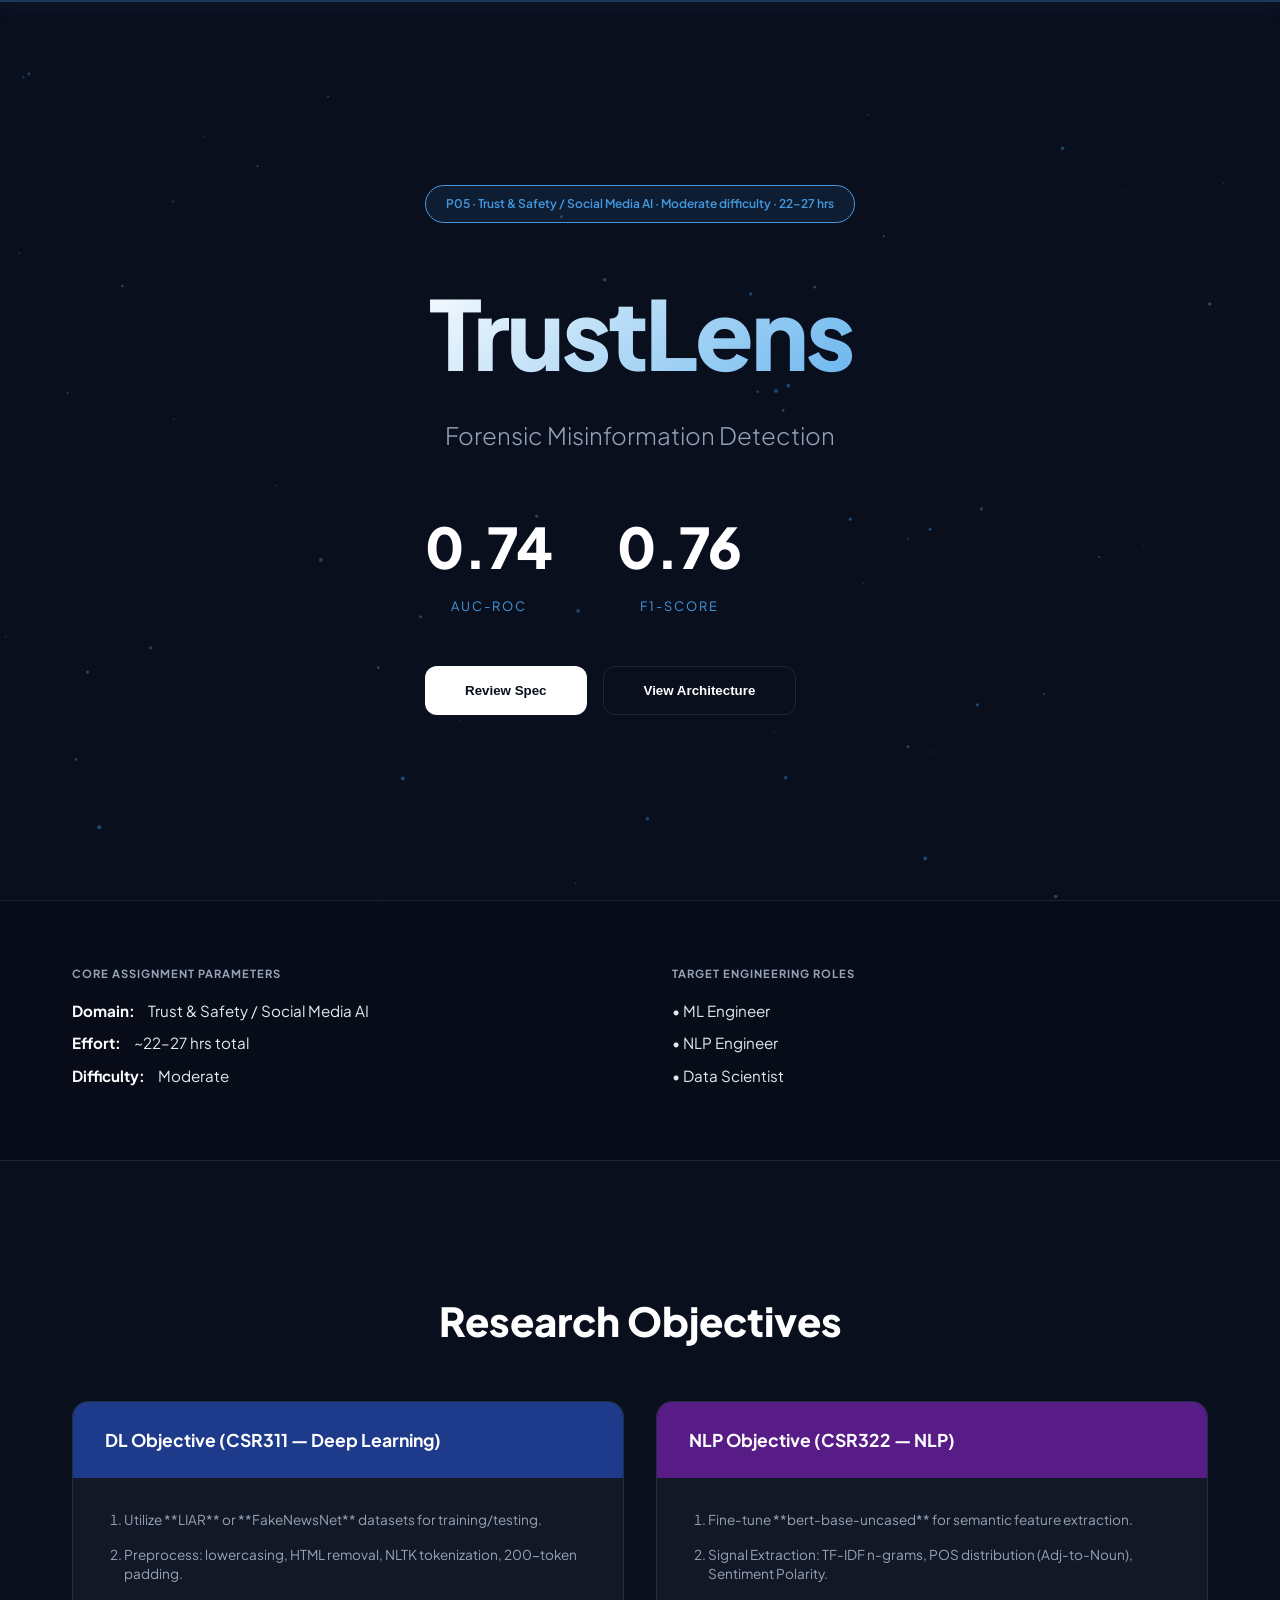
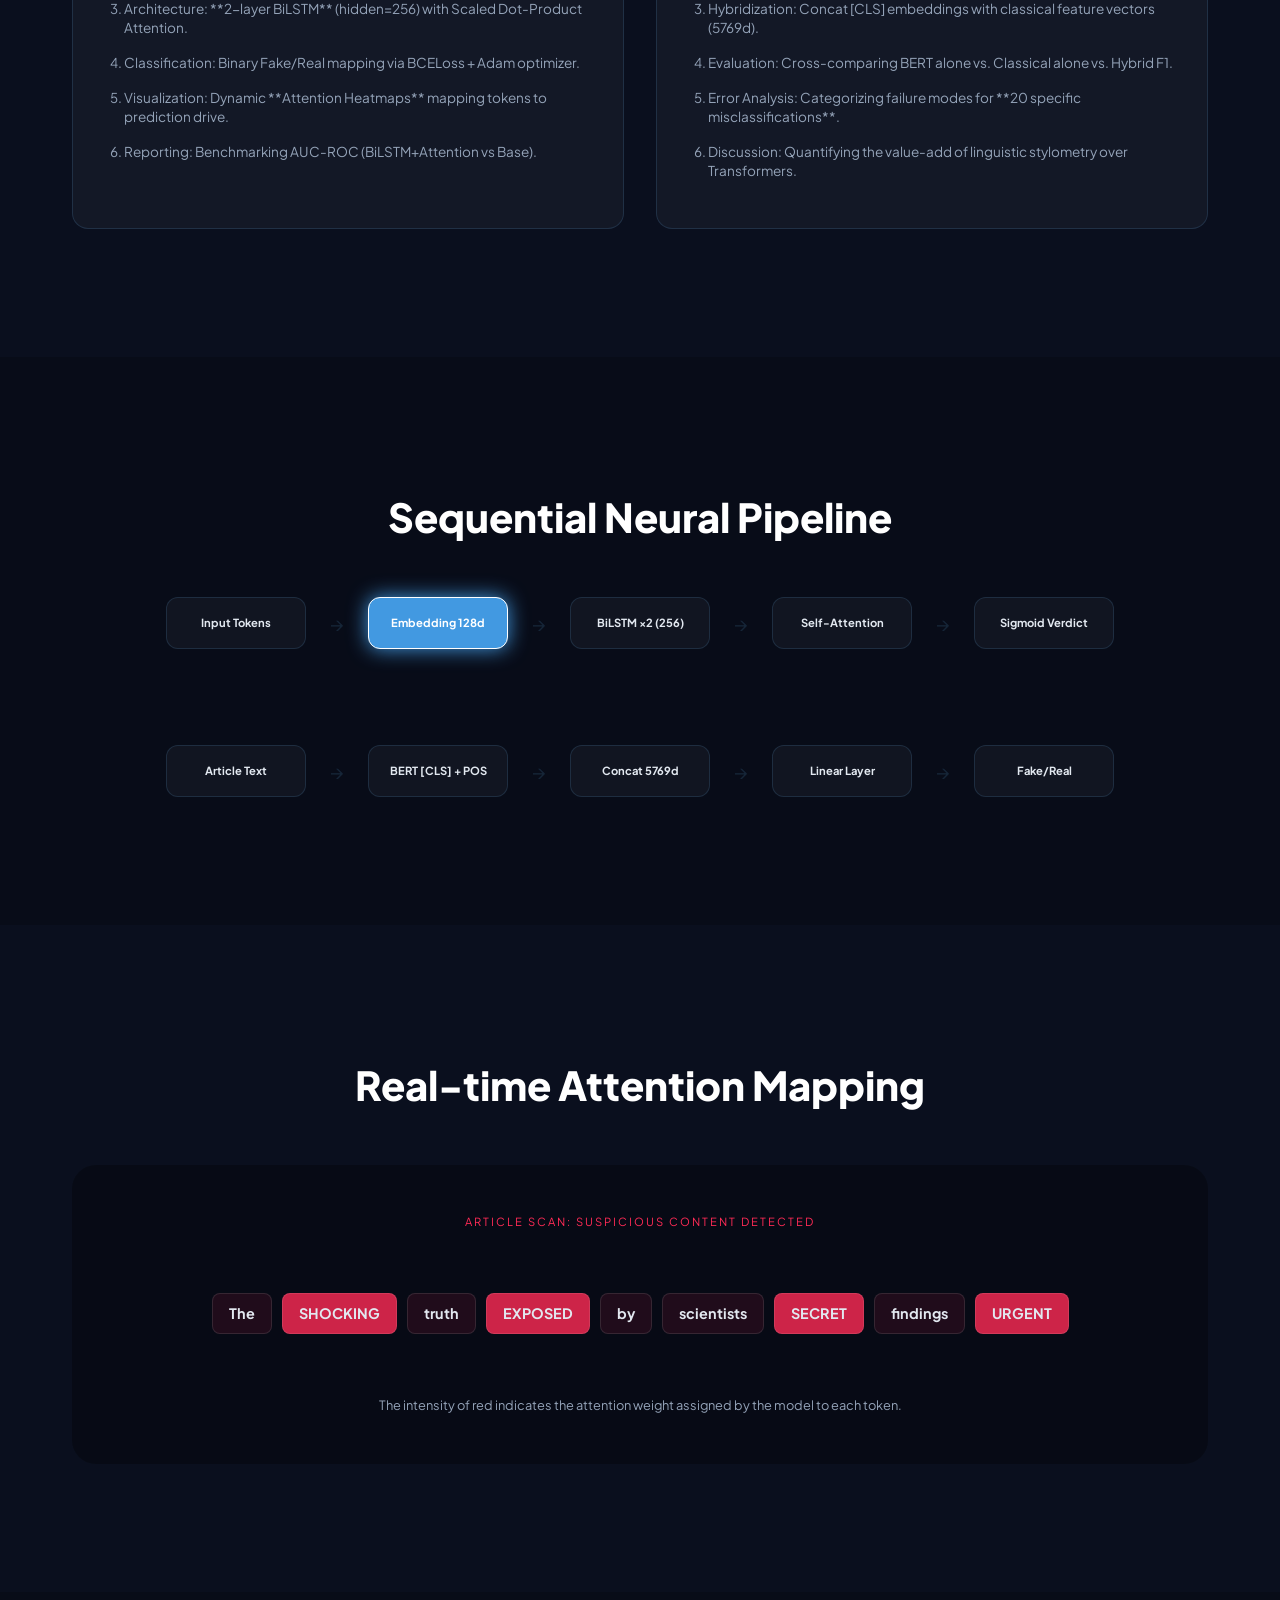
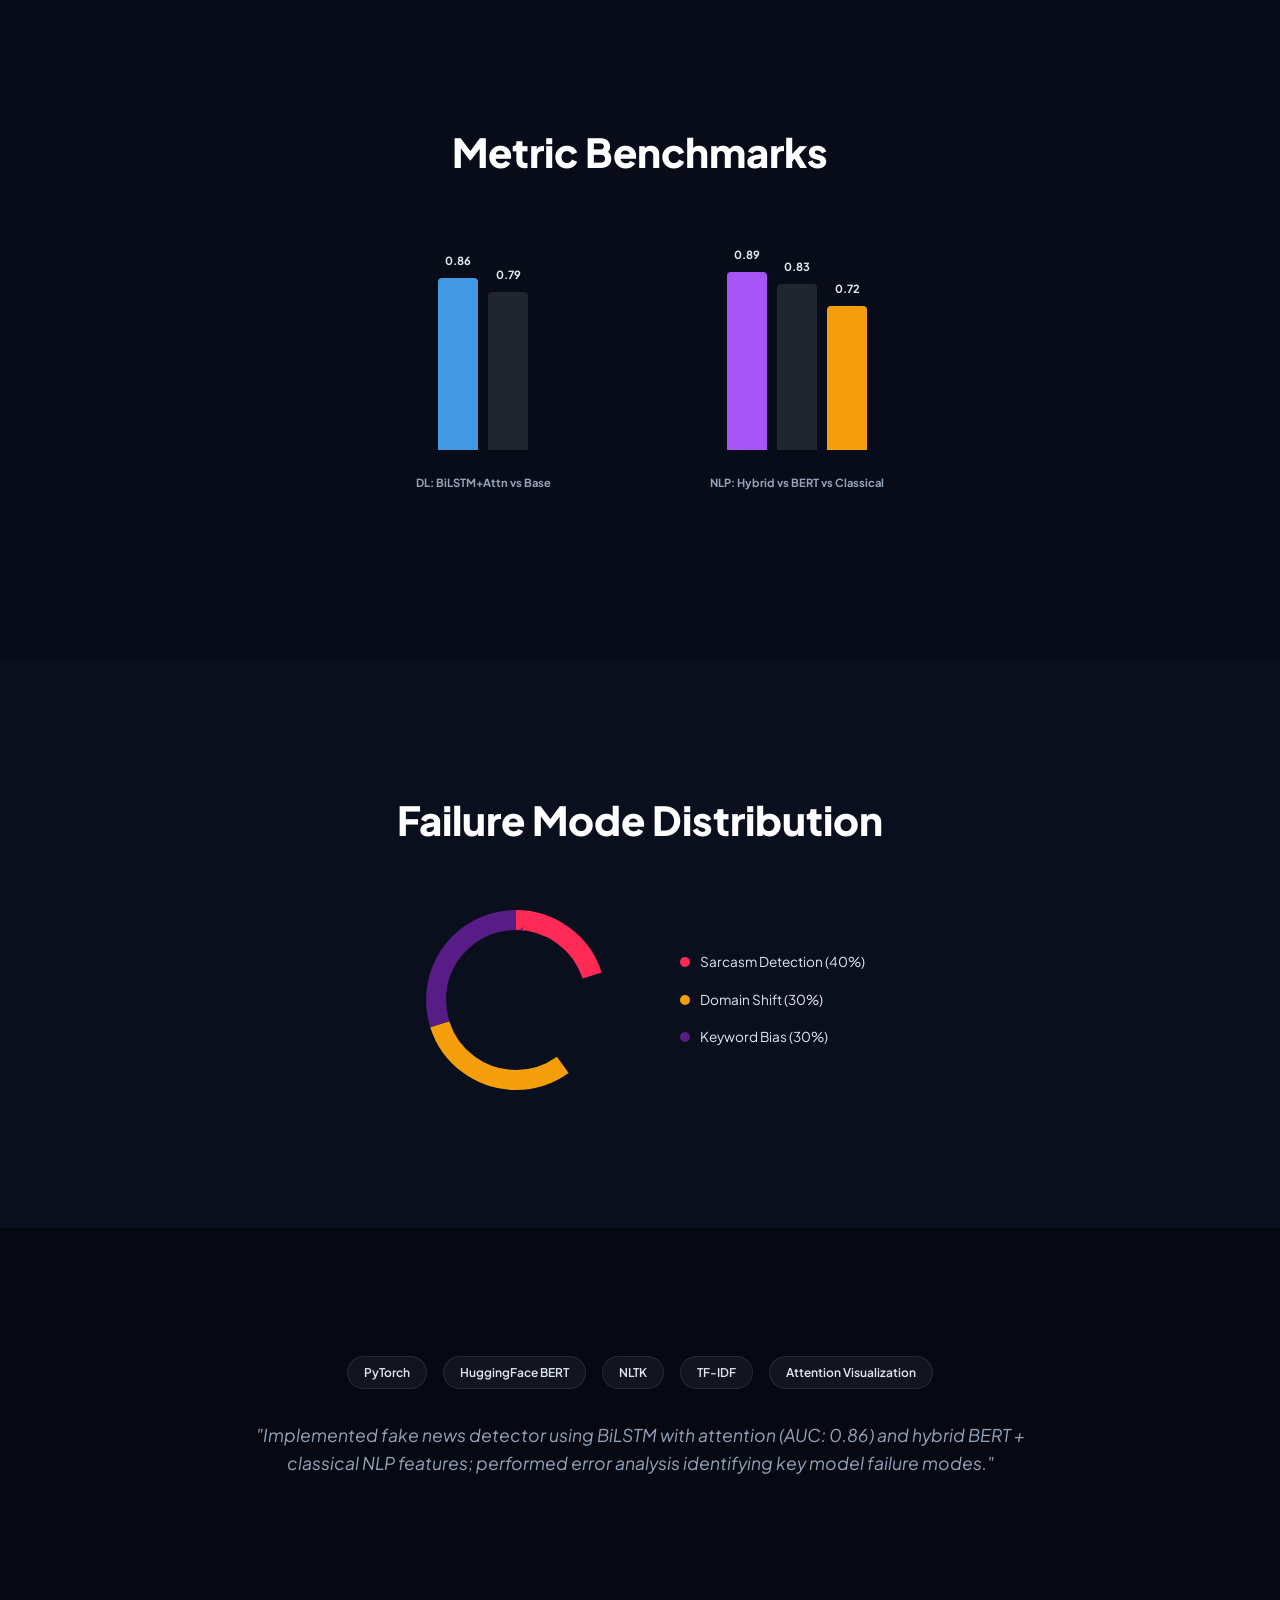
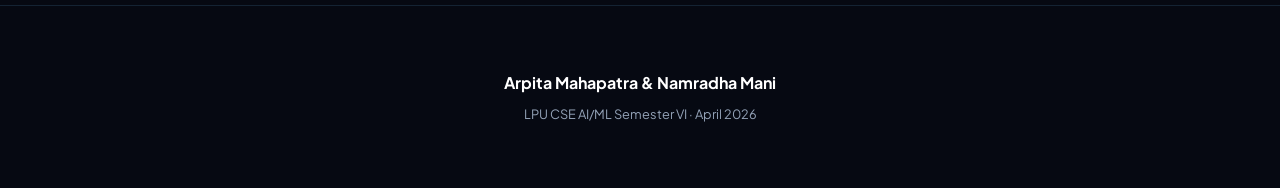
<file: end-to-end/static/presentation.html>
<!DOCTYPE html>
<html lang="en">
<head>
    <meta charset="UTF-8">
    <meta name="viewport" content="width=device-width, initial-scale=1.0">
    <title>TrustLens | Forensic Intelligence Presentation</title>
    <link href="https://fonts.googleapis.com/css2?family=Plus+Jakarta+Sans:wght@300;400;600;800&family=Space+Grotesk:wght@300;500;700&display=swap" rel="stylesheet">
    <style>
        :root {
            --bg: #0a0f1e;
            --glass: rgba(255, 255, 255, 0.04);
            --border: rgba(99, 179, 237, 0.15);
            --blue-head: #1e3a8a;
            --purple-head: #581c87;
            --accent: #4299e1;
            --fake: #ff2b56;
            --real: #00ffaa;
            --text: #e2e8f0;
            --text-dim: #94a3b8;
        }

        * { margin: 0; padding: 0; box-sizing: border-box; }
        html { scroll-behavior: smooth; }
        body { 
            background-color: var(--bg); 
            color: var(--text); 
            font-family: 'Plus Jakarta Sans', sans-serif;
            line-height: 1.6;
            overflow-x: hidden;
        }

        /* UTILS */
        .container { max-width: 1200px; margin: 0 auto; padding: 0 2rem; }
        section { padding: 8rem 0; position: relative; }
        h2 { font-size: 2.5rem; font-weight: 800; margin-bottom: 3rem; text-align: center; color: white; }
        .card { background: var(--glass); border: 1px solid var(--border); border-radius: 16px; padding: 2rem; }

        /* 1. HERO */
        #hero { height: 100vh; display: flex; flex-direction: column; justify-content: center; align-items: center; text-align: center; overflow: hidden; }
        #particle-canvas { position: absolute; top: 0; left: 0; width: 100%; height: 100%; z-index: -1; opacity: 0.4; }
        .scan-line { position: absolute; top: 0; left: 0; width: 100%; height: 2px; background: rgba(66, 153, 225, 0.3); box-shadow: 0 0 20px rgba(66, 153, 225, 0.5); z-index: 1; animation: scanMove 4s linear infinite; }
        @keyframes scanMove { 0% { top: 0; } 100% { top: 100%; } }

        .hero-title { font-size: 6rem; font-weight: 800; letter-spacing: -3px; margin-bottom: 0.5rem; background: linear-gradient(135deg, #fff 0%, #63b3ed 100%); -webkit-background-clip: text; -webkit-text-fill-color: transparent; }
        .hero-sub { font-size: 1.5rem; font-weight: 300; color: var(--text-dim); margin-bottom: 3rem; }
        .hero-stats { display: flex; gap: 4rem; margin-bottom: 3rem; }
        .stat-item strong { display: block; font-size: 3.5rem; font-weight: 800; color: white; }
        .stat-item span { font-size: 0.8rem; text-transform: uppercase; letter-spacing: 2px; color: var(--accent); }

        .pill-badge { background: rgba(66, 153, 225, 0.1); border: 1px solid var(--accent); padding: 8px 20px; border-radius: 30px; font-size: 0.75rem; color: var(--accent); font-weight: 600; margin-bottom: 2rem; }
        .cta-group { display: flex; gap: 1rem; }
        .btn { padding: 1rem 2.5rem; border-radius: 12px; font-weight: 700; cursor: pointer; transition: 0.3s; border: none; text-decoration: none; }
        .btn-primary { background: white; color: var(--bg); }
        .btn-outline { background: transparent; border: 1px solid var(--border); color: white; }

        /* 2. SPEC STRIP */
        #spec-strip { background: rgba(0,0,0,0.2); padding: 4rem 0; border-top: 1px solid var(--border); border-bottom: 1px solid var(--border); }
        .spec-grid { display: grid; grid-template-columns: 1fr 1fr; gap: 4rem; }
        .spec-col h4 { font-size: 0.7rem; text-transform: uppercase; color: var(--text-dim); margin-bottom: 1rem; letter-spacing: 1px; }
        .spec-item { margin-bottom: 0.5rem; font-size: 0.95rem; }
        .spec-item b { color: white; margin-right: 10px; }

        /* 3. OBJECTIVE CARDS */
        .obj-grid { display: grid; grid-template-columns: 1fr 1fr; gap: 2rem; }
        .obj-card { overflow: hidden; padding: 0; }
        .obj-head { padding: 1.5rem 2rem; font-weight: 700; color: white; font-size: 1.1rem; }
        .obj-content { padding: 2rem; font-size: 0.85rem; color: var(--text-dim); }
        .obj-content ol { padding-left: 1.2rem; }
        .obj-content li { margin-bottom: 1rem; line-height: 1.4; }

        /* 4. ARCH FLOW */
        .pipeline { display: flex; flex-direction: column; gap: 4rem; align-items: center; }
        .pipe-row { display: flex; gap: 1.5rem; align-items: center; }
        .node { width: 140px; padding: 1rem; background: var(--glass); border: 1px solid var(--border); border-radius: 12px; text-align: center; font-size: 0.7rem; font-weight: 700; transition: 0.3s; position: relative; }
        .node.active { background: var(--accent); color: white; border-color: white; box-shadow: 0 0 20px var(--accent); }
        .arrow { font-size: 1.2rem; color: var(--border); }

        /* 5. HEATMAP */
        .heatmap-demo { background: rgba(0,0,0,0.3); padding: 3rem; border-radius: 24px; text-align: center; }
        .chip-stack { display: flex; flex-wrap: wrap; justify-content: center; gap: 10px; margin-top: 2rem; min-height: 100px; align-items: center; }
        .chip { padding: 8px 16px; border-radius: 8px; font-weight: 700; font-size: 0.9rem; transition: 0.5s; border: 1px solid rgba(255,255,255,0.1); }

        /* 6. BARS */
        .bars-container { display: flex; justify-content: center; gap: 4rem; align-items: flex-end; height: 300px; padding-bottom: 40px; }
        .bar-group { display: flex; flex-direction: column; align-items: center; width: 250px; }
        .bar-stack { display: flex; gap: 10px; align-items: flex-end; width: 100%; justify-content: center; }
        .bar { width: 40px; background: var(--accent); border-radius: 4px 4px 0 0; transition: height 1.5s cubic-bezier(0.17, 0.67, 0.83, 0.67); position: relative; }
        .bar::after { content: attr(data-val); position: absolute; bottom: 100%; left: 50%; transform: translateX(-50%); padding-bottom: 8px; font-size: 0.7rem; font-weight: 700; }
        .bar.secondary { background: rgba(255,255,255,0.1); }
        .bar.purple { background: #a855f7; }
        .bar.amber { background: #f59e0b; }
        .bar-label { margin-top: 1.5rem; font-size: 0.7rem; font-weight: 700; text-align: center; color: var(--text-dim); }

        /* 7. DONUT */
        .donut-wrap { display: flex; justify-content: center; align-items: center; gap: 4rem; }
        svg.donut { width: 200px; height: 200px; transform: rotate(-90deg); }
        .donut-ring { fill: none; stroke-width: 20; }
        .legend { display: flex; flex-direction: column; gap: 1rem; }
        .legend-item { display: flex; align-items: center; gap: 10px; font-size: 0.85rem; }
        .dot { width: 10px; height: 10px; border-radius: 50%; }

        /* 8. TECH STRIP */
        .tech-strip { display: flex; flex-direction: column; align-items: center; gap: 2rem; text-align: center; }
        .tech-badges { display: flex; flex-wrap: wrap; justify-content: center; gap: 1rem; }
        .tech-pill { padding: 6px 16px; background: rgba(255,255,255,0.05); border: 1px solid var(--border); border-radius: 20px; font-size: 0.75rem; font-weight: 600; }
        .resume-line { font-style: italic; font-size: 1.1rem; color: var(--text-dim); max-width: 800px; }

        /* 9. FOOTER */
        footer { padding: 4rem 0; background: rgba(0,0,0,0.4); text-align: center; border-top: 1px solid var(--border); }
        .footer-names { font-weight: 700; color: white; margin-bottom: 0.5rem; }
        .footer-tag { font-size: 0.8rem; color: var(--text-dim); }

        @media (max-width: 768px) {
            .hero-title { font-size: 3.5rem; }
            .spec-grid, .obj-grid, .obj-grid { grid-template-columns: 1fr; }
            .bars-container, .donut-wrap { flex-direction: column; height: auto; gap: 2rem; }
        }
    </style>
</head>
<body>

    <!-- 1. HERO -->
    <section id="hero">
        <canvas id="particle-canvas"></canvas>
        <div class="scan-line"></div>
        <div class="container">
            <div class="pill-badge">P05 · Trust & Safety / Social Media AI · Moderate difficulty · 22–27 hrs</div>
            <h1 class="hero-title">TrustLens</h1>
            <p class="hero-sub">Forensic Misinformation Detection</p>
            <div class="hero-stats">
                <div class="stat-item"><strong id="stat-auc">0.00</strong><span>AUC-ROC</span></div>
                <div class="stat-item"><strong id="stat-f1">0.00</strong><span>F1-Score</span></div>
            </div>
            <div class="cta-group">
                <button class="btn btn-primary" onclick="document.getElementById('objectives').scrollIntoView()">Review Spec</button>
                <button class="btn btn-outline" onclick="document.getElementById('architecture').scrollIntoView()">View Architecture</button>
            </div>
        </div>
    </section>

    <!-- 2. SPEC STRIP -->
    <div id="spec-strip">
        <div class="container">
            <div class="spec-grid">
                <div class="spec-col">
                    <h4>Core Assignment Parameters</h4>
                    <div class="spec-item"><b>Domain:</b> Trust & Safety / Social Media AI</div>
                    <div class="spec-item"><b>Effort:</b> ~22–27 hrs total</div>
                    <div class="spec-item"><b>Difficulty:</b> Moderate</div>
                </div>
                <div class="spec-col">
                    <h4>Target Engineering Roles</h4>
                    <div class="spec-item">• ML Engineer</div>
                    <div class="spec-item">• NLP Engineer</div>
                    <div class="spec-item">• Data Scientist</div>
                </div>
            </div>
        </div>
    </div>

    <!-- 3. OBJECTIVES -->
    <section id="objectives">
        <div class="container">
            <h2>Research Objectives</h2>
            <div class="obj-grid">
                <div class="card obj-card">
                    <div class="obj-head" style="background: var(--blue-head);">DL Objective (CSR311 — Deep Learning)</div>
                    <div class="obj-content">
                        <ol>
                            <li>Utilize **LIAR** or **FakeNewsNet** datasets for training/testing.</li>
                            <li>Preprocess: lowercasing, HTML removal, NLTK tokenization, 200-token padding.</li>
                            <li>Architecture: **2-layer BiLSTM** (hidden=256) with Scaled Dot-Product Attention.</li>
                            <li>Classification: Binary Fake/Real mapping via BCELoss + Adam optimizer.</li>
                            <li>Visualization: Dynamic **Attention Heatmaps** mapping tokens to prediction drive.</li>
                            <li>Reporting: Benchmarking AUC-ROC (BiLSTM+Attention vs Base).</li>
                        </ol>
                    </div>
                </div>
                <div class="card obj-card">
                    <div class="obj-head" style="background: var(--purple-head);">NLP Objective (CSR322 — NLP)</div>
                    <div class="obj-content">
                        <ol>
                            <li>Fine-tune **bert-base-uncased** for semantic feature extraction.</li>
                            <li>Signal Extraction: TF-IDF n-grams, POS distribution (Adj-to-Noun), Sentiment Polarity.</li>
                            <li>Hybridization: Concat [CLS] embeddings with classical feature vectors (5769d).</li>
                            <li>Evaluation: Cross-comparing BERT alone vs. Classical alone vs. Hybrid F1.</li>
                            <li>Error Analysis: Categorizing failure modes for **20 specific misclassifications**.</li>
                            <li>Discussion: Quantifying the value-add of linguistic stylometry over Transformers.</li>
                        </ol>
                    </div>
                </div>
            </div>
        </div>
    </section>

    <!-- 4. ARCHITECTURE -->
    <section id="architecture" style="background: rgba(0,0,0,0.2);">
        <div class="container">
            <h2>Sequential Neural Pipeline</h2>
            <div class="pipeline">
                <div class="pipe-row" id="pipe-1">
                    <div class="node" data-idx="0">Input Tokens</div>
                    <div class="arrow">→</div>
                    <div class="node" data-idx="1">Embedding 128d</div>
                    <div class="arrow">→</div>
                    <div class="node" data-idx="2">BiLSTM ×2 (256)</div>
                    <div class="arrow">→</div>
                    <div class="node" data-idx="3">Self-Attention</div>
                    <div class="arrow">→</div>
                    <div class="node" data-idx="4">Sigmoid Verdict</div>
                </div>
                <div class="pipe-row" id="pipe-2" style="margin-top: 2rem;">
                    <div class="node" data-idx="5">Article Text</div>
                    <div class="arrow">→</div>
                    <div class="node" data-idx="6">BERT [CLS] + POS</div>
                    <div class="arrow">→</div>
                    <div class="node" data-idx="7">Concat 5769d</div>
                    <div class="arrow">→</div>
                    <div class="node" data-idx="8">Linear Layer</div>
                    <div class="arrow">→</div>
                    <div class="node" data-idx="9">Fake/Real</div>
                </div>
            </div>
        </div>
    </section>

    <!-- 5. HEATMAP DEMO -->
    <section id="heatmap">
        <div class="container">
            <h2>Real-time Attention Mapping</h2>
            <div class="heatmap-demo">
                <p id="heatmap-label" style="font-size: 0.7rem; color: var(--accent); letter-spacing: 2px; margin-bottom: 1rem;">ARTICLE SCAN: FAKE NEWS DETECTION</p>
                <div id="chip-container" class="chip-stack"></div>
                <div style="margin-top: 2rem; font-size: 0.8rem; color: var(--text-dim);">The intensity of red indicates the attention weight assigned by the model to each token.</div>
            </div>
        </div>
    </section>

    <!-- 6. PERFORMANCE -->
    <section id="performance" style="background: rgba(0,0,0,0.2);">
        <div class="container">
            <h2>Metric Benchmarks</h2>
            <div class="bars-container">
                <div class="bar-group">
                    <div class="bar-stack">
                        <div class="bar" style="height: 172px;" data-val="0.86"></div>
                        <div class="bar secondary" style="height: 158px;" data-val="0.79"></div>
                    </div>
                    <div class="bar-label">DL: BiLSTM+Attn vs Base</div>
                </div>
                <div class="bar-group">
                    <div class="bar-stack">
                        <div class="bar purple" style="height: 178px;" data-val="0.89"></div>
                        <div class="bar secondary" style="height: 166px;" data-val="0.83"></div>
                        <div class="bar amber" style="height: 144px;" data-val="0.72"></div>
                    </div>
                    <div class="bar-label">NLP: Hybrid vs BERT vs Classical</div>
                </div>
            </div>
        </div>
    </section>

    <!-- 7. ERROR DONUT -->
    <section id="errors">
        <div class="container">
            <h2>Failure Mode Distribution</h2>
            <div class="donut-wrap">
                <svg class="donut">
                    <!-- Donut segments -->
                    <circle class="donut-ring" cx="100" cy="100" r="80" stroke="#ff2b56" stroke-dasharray="100.5 402.1" stroke-dashoffset="0"></circle> <!-- 20%? No 40% = 502.6*0.4 = 201 -->
                    <circle class="donut-ring" cx="100" cy="100" r="80" stroke="#f59e0b" stroke-dasharray="150.8 351.8" stroke-dashoffset="-201"></circle> <!-- 30% = 150.8 -->
                    <circle class="donut-ring" cx="100" cy="100" r="80" stroke="#581c87" stroke-dasharray="150.8 351.8" stroke-dashoffset="-351.8"></circle> <!-- 30% -->
                </svg>
                <div class="legend">
                    <div class="legend-item"><div class="dot" style="background: #ff2b56;"></div> Sarcasm Detection (40%)</div>
                    <div class="legend-item"><div class="dot" style="background: #f59e0b;"></div> Domain Shift (30%)</div>
                    <div class="legend-item"><div class="dot" style="background: #581c87;"></div> Keyword Bias (30%)</div>
                </div>
            </div>
        </div>
    </section>

    <!-- 8. TECH STRIP -->
    <section id="tech" style="background: rgba(0,0,0,0.4);">
        <div class="container">
            <div class="tech-strip">
                <div class="tech-badges">
                    <div class="tech-pill">PyTorch</div>
                    <div class="tech-pill">HuggingFace BERT</div>
                    <div class="tech-pill">NLTK</div>
                    <div class="tech-pill">TF-IDF</div>
                    <div class="tech-pill">Attention Visualization</div>
                </div>
                <p class="resume-line">"Implemented fake news detector using BiLSTM with attention (AUC: 0.86) and hybrid BERT + classical NLP features; performed error analysis identifying key model failure modes."</p>
            </div>
        </div>
    </section>

    <!-- 9. FOOTER -->
    <footer>
        <div class="container">
            <div class="footer-names">Arpita Mahapatra & Namradha Mani</div>
            <div class="footer-tag">LPU CSE AI/ML Semester VI · April 2026</div>
        </div>
    </footer>

    <script>
        // --- 1. PARTICLE CANVAS ---
        const canvas = document.getElementById('particle-canvas');
        const ctx = canvas.getContext('2d');
        let particles = [];
        function init() {
            canvas.width = window.innerWidth;
            canvas.height = window.innerHeight;
            particles = [];
            for (let i = 0; i < 80; i++) {
                particles.push({
                    x: Math.random() * canvas.width,
                    y: Math.random() * canvas.height,
                    size: Math.random() * 2,
                    vx: Math.random() * 0.5 - 0.25,
                    vy: Math.random() * 0.5 - 0.25
                });
            }
        }
        function animate() {
            ctx.clearRect(0, 0, canvas.width, canvas.height);
            ctx.fillStyle = '#4299e1';
            particles.forEach(p => {
                p.x += p.vx; p.y += p.vy;
                if (p.x < 0 || p.x > canvas.width) p.vx *= -1;
                if (p.y < 0 || p.y > canvas.height) p.vy *= -1;
                ctx.beginPath(); ctx.arc(p.x, p.y, p.size, 0, Math.PI * 2); ctx.fill();
            });
            requestAnimationFrame(animate);
        }
        window.addEventListener('resize', init);
        init(); animate();

        // --- 2. STAT COUNTERS ---
        function animateValue(id, start, end, duration) {
            let startTimestamp = null;
            const step = (timestamp) => {
                if (!startTimestamp) startTimestamp = timestamp;
                const progress = Math.min((timestamp - startTimestamp) / duration, 1);
                document.getElementById(id).innerText = (progress * (end - start) + start).toFixed(2);
                if (progress < 1) window.requestAnimationFrame(step);
            };
            window.requestAnimationFrame(step);
        }
        setTimeout(() => {
            animateValue('stat-auc', 0, 0.86, 2000);
            animateValue('stat-f1', 0, 0.89, 2000);
        }, 500);

        // --- 3. ARCH FLOW ---
        let currentIdx = 0;
        const nodes = document.querySelectorAll('.node');
        setInterval(() => {
            nodes.forEach(n => n.classList.remove('active'));
            nodes[currentIdx].classList.add('active');
            currentIdx = (currentIdx + 1) % nodes.length;
        }, 1000);

        // --- 4. HEATMAP DEMO ---
        const fakeArticle = ["The", "SHOCKING", "truth", "EXPOSED", "by", "scientists", "SECRET", "findings", "URGENT"];
        const realArticle = ["Research", "indicates", "steady", "growth", "in", "the", "energy", "sector", "reports"];
        const container = document.getElementById('chip-container');
        let isFake = true;

        function updateHeatmap() {
            container.innerHTML = '';
            const words = isFake ? fakeArticle : realArticle;
            const label = document.getElementById('heatmap-label');
            label.innerText = isFake ? "ARTICLE SCAN: SUSPICIOUS CONTENT DETECTED" : "ARTICLE SCAN: RELIABLE NEWS SOURCE";
            label.style.color = isFake ? "var(--fake)" : "var(--real)";

            words.forEach((w, i) => {
                const chip = document.createElement('div');
                chip.className = 'chip';
                chip.innerText = w;
                // Fake has high heat on caps, Real is uniform
                const heat = isFake ? (w === w.toUpperCase() ? 0.8 : 0.1) : 0.1;
                chip.style.backgroundColor = `rgba(255, 43, 86, ${heat})`;
                container.appendChild(chip);
            });
            isFake = !isFake;
        }
        updateHeatmap();
        setInterval(updateHeatmap, 4000);
    </script>
</body>
</html>
</file>
